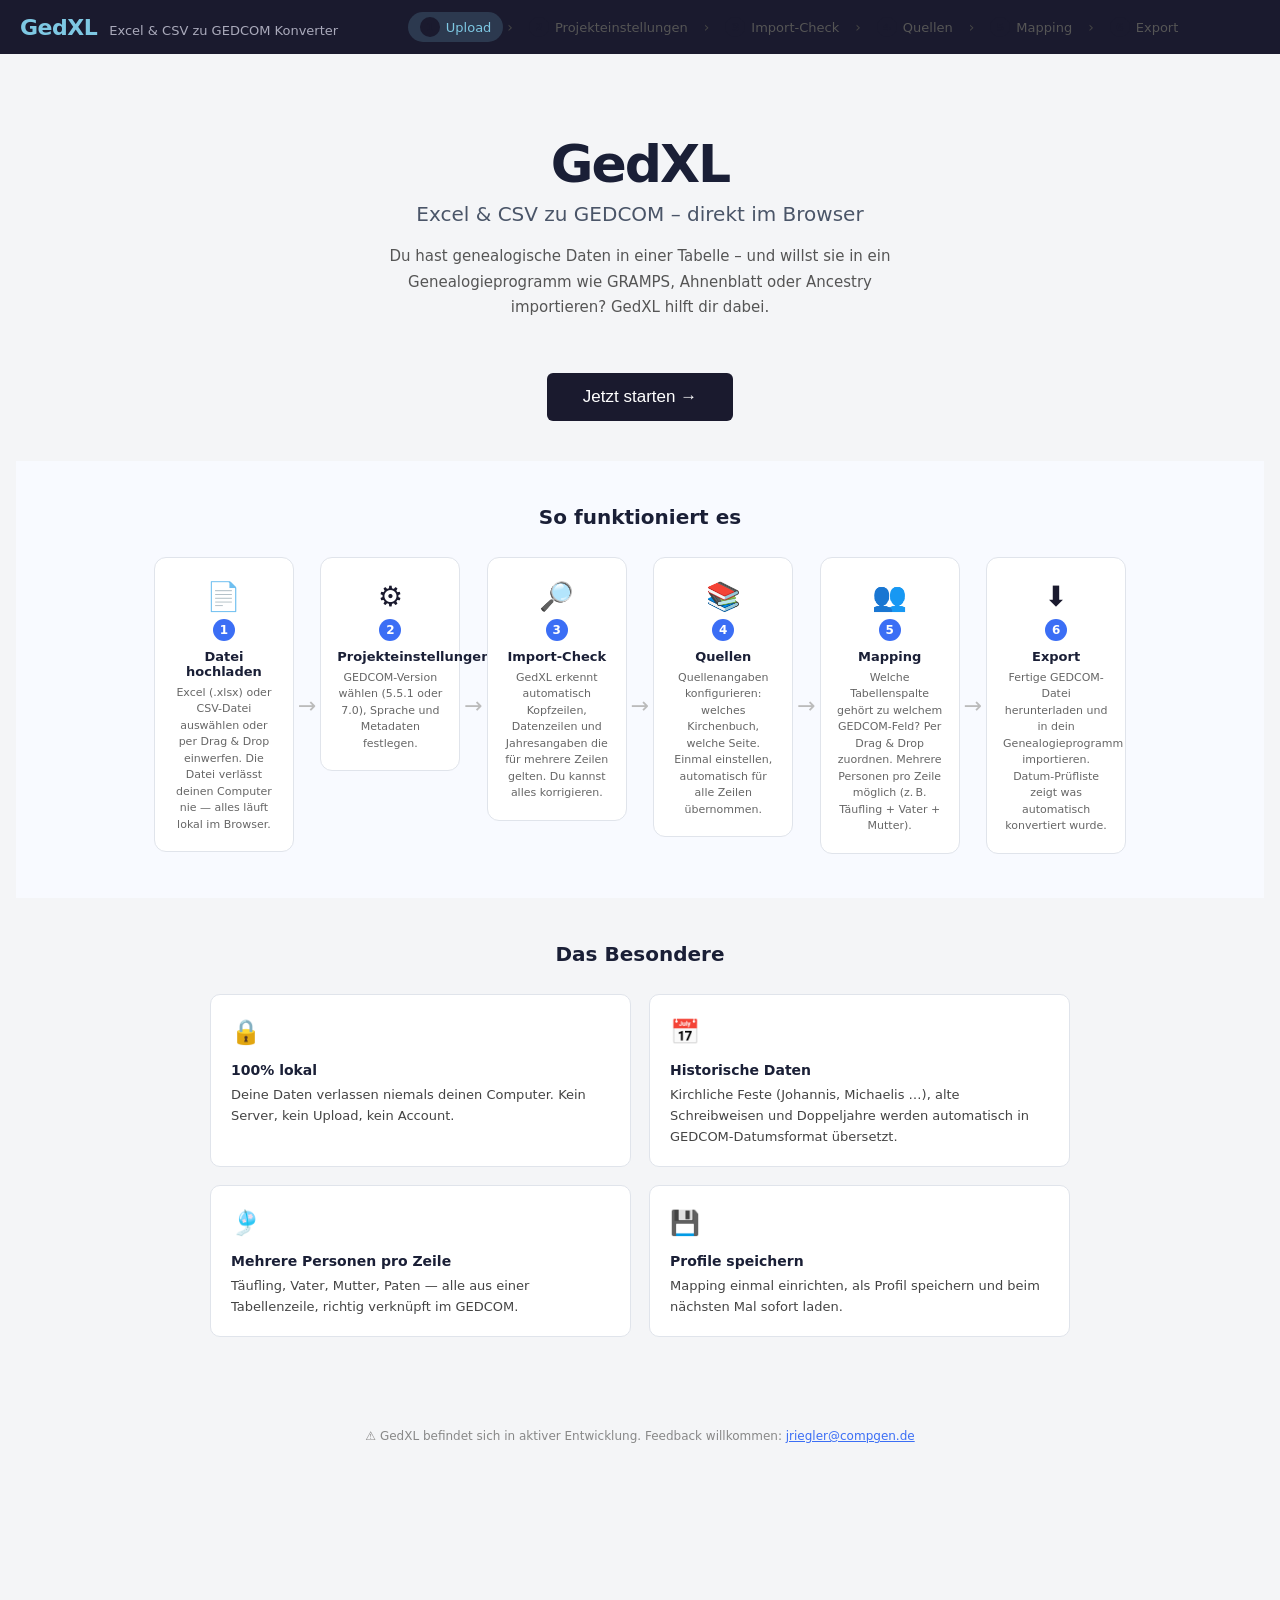
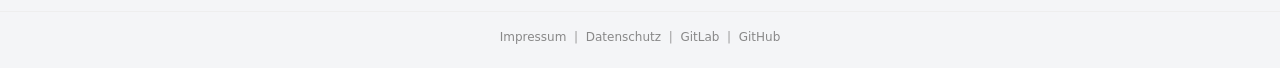
<file: index.html>
<!DOCTYPE html>
<html lang="de">
<head>
  <meta charset="UTF-8" />
  <meta name="viewport" content="width=device-width, initial-scale=1.0" />
  <title>GedXL - Excel/CSV zu GEDCOM</title>
  <link rel="stylesheet" href="css/style.css" />
</head>
<body>
  <header class="app-header">
    <div class="header-left">
      <span class="logo">GedXL</span>
      <span class="tagline">Excel &amp; CSV zu GEDCOM Konverter</span>
    </div>
    <nav class="step-nav">
      <div class="step-nav-item active" id="nav-1">
        <span class="nav-num">1</span> Upload
      </div>
      <div class="step-nav-sep">&rsaquo;</div>
      <div class="step-nav-item disabled" id="nav-2">
        <span class="nav-num">2</span> Projekteinstellungen
      </div>
      <div class="step-nav-sep">&rsaquo;</div>
      <div class="step-nav-item disabled" id="nav-3">
        <span class="nav-num">3</span> Import-Check
      </div>
      <div class="step-nav-sep">&rsaquo;</div>
      <div class="step-nav-item disabled" id="nav-4">
        <span class="nav-num">4</span> Quellen
      </div>
      <div class="step-nav-sep">&rsaquo;</div>
      <div class="step-nav-item disabled" id="nav-5">
        <span class="nav-num">5</span> Mapping
      </div>
      <div class="step-nav-sep">&rsaquo;</div>
      <div class="step-nav-item disabled" id="nav-6">
        <span class="nav-num">6</span> Export
      </div>
    </nav>
    <div class="header-right">
      <button id="btn-back" class="btn-nav" style="display:none">&larr; Zurueck</button>
    </div>
  </header>

  <main class="app-main">

    <!-- STEP 0: Startseite -->
    <section id="step-start" class="step active">
      <div class="start-hero">
        <div class="start-logo">GedXL</div>
        <div class="start-subtitle">Excel &amp; CSV zu GEDCOM &ndash; direkt im Browser</div>
        <p class="start-desc">
          Du hast genealogische Daten in einer Tabelle &ndash; und willst sie in ein Genealogieprogramm
          wie GRAMPS, Ahnenblatt oder Ancestry importieren? GedXL hilft dir dabei.
        </p>
        <button id="btn-start" class="btn-primary btn-large btn-start-cta">Jetzt starten &#8594;</button>
      </div>

      <div class="start-howto">
        <h2 class="start-section-title">So funktioniert es</h2>
        <div class="start-steps">
          <div class="start-step">
            <div class="start-step-icon">&#128196;</div>
            <div class="start-step-num">1</div>
            <div class="start-step-title">Datei hochladen</div>
            <div class="start-step-desc">Excel (.xlsx) oder CSV-Datei ausw&auml;hlen oder per Drag &amp; Drop einwerfen. Die Datei verlässt deinen Computer nie &mdash; alles läuft lokal im Browser.</div>
          </div>
          <div class="start-step-arrow">&#8594;</div>
          <div class="start-step">
            <div class="start-step-icon">&#9881;</div>
            <div class="start-step-num">2</div>
            <div class="start-step-title">Projekteinstellungen</div>
            <div class="start-step-desc">GEDCOM-Version w&auml;hlen (5.5.1 oder 7.0), Sprache und Metadaten festlegen.</div>
          </div>
          <div class="start-step-arrow">&#8594;</div>
          <div class="start-step">
            <div class="start-step-icon">&#128270;</div>
            <div class="start-step-num">3</div>
            <div class="start-step-title">Import-Check</div>
            <div class="start-step-desc">GedXL erkennt automatisch Kopfzeilen, Datenzeilen und Jahresangaben die f&uuml;r mehrere Zeilen gelten. Du kannst alles korrigieren.</div>
          </div>
          <div class="start-step-arrow">&#8594;</div>
          <div class="start-step">
            <div class="start-step-icon">&#128218;</div>
            <div class="start-step-num">4</div>
            <div class="start-step-title">Quellen</div>
            <div class="start-step-desc">Quellenangaben konfigurieren: welches Kirchenbuch, welche Seite. Einmal einstellen, automatisch f&uuml;r alle Zeilen &uuml;bernommen.</div>
          </div>
          <div class="start-step-arrow">&#8594;</div>
          <div class="start-step">
            <div class="start-step-icon">&#128101;</div>
            <div class="start-step-num">5</div>
            <div class="start-step-title">Mapping</div>
            <div class="start-step-desc">Welche Tabellenspalte geh&ouml;rt zu welchem GEDCOM-Feld? Per Drag &amp; Drop zuordnen. Mehrere Personen pro Zeile m&ouml;glich (z.&thinsp;B. T&auml;ufling + Vater + Mutter).</div>
          </div>
          <div class="start-step-arrow">&#8594;</div>
          <div class="start-step">
            <div class="start-step-icon">&#11015;</div>
            <div class="start-step-num">6</div>
            <div class="start-step-title">Export</div>
            <div class="start-step-desc">Fertige GEDCOM-Datei herunterladen und in dein Genealogieprogramm importieren. Datum-Pr&uuml;fliste zeigt was automatisch konvertiert wurde.</div>
          </div>
        </div>
      </div>

      <div class="start-features">
        <h2 class="start-section-title">Das Besondere</h2>
        <div class="start-feature-grid">
          <div class="start-feature">
            <span class="start-feature-icon">&#128274;</span>
            <strong>100% lokal</strong>
            Deine Daten verlassen niemals deinen Computer. Kein Server, kein Upload, kein Account.
          </div>
          <div class="start-feature">
            <span class="start-feature-icon">&#128197;</span>
            <strong>Historische Daten</strong>
            Kirchliche Feste (Johannis, Michaelis&nbsp;…), alte Schreibweisen und Doppeljahre werden automatisch in GEDCOM-Datumsformat &uuml;bersetzt.
          </div>
          <div class="start-feature">
            <span class="start-feature-icon">&#127888;</span>
            <strong>Mehrere Personen pro Zeile</strong>
            T&auml;ufling, Vater, Mutter, Paten &mdash; alle aus einer Tabellenzeile, richtig verkn&uuml;pft im GEDCOM.
          </div>
          <div class="start-feature">
            <span class="start-feature-icon">&#128190;</span>
            <strong>Profile speichern</strong>
            Mapping einmal einrichten, als Profil speichern und beim n&auml;chsten Mal sofort laden.
          </div>
        </div>
      </div>

      <div class="start-bottom">
        <p class="start-note">
          &#9888; GedXL befindet sich in aktiver Entwicklung.
          Feedback willkommen: <a href="mailto:jriegler@compgen.de">jriegler@compgen.de</a>
        </p>
      </div>
    </section>

    <!-- STEP 1: Upload -->
    <section id="step-upload" class="step hidden">
      <h2 class="step-title"><span class="step-num">1</span> Datei hochladen</h2>
      <div class="profile-upload-section">
        <p class="profile-upload-title">&#128190; Bereits ein Mapping-Profil? Jetzt laden &ndash; vor der Excel-Datei:</p>
        <label class="btn-secondary profile-load-label" title="Gespeichertes Profil laden">
          Profil laden (JSON)
          <input type="file" id="profile-load-input-upload" accept=".json" style="display:none" />
        </label>
        <span id="profile-upload-status" class="profile-status"></span>
      </div>
      <div id="drop-zone" class="drop-zone">
        <div class="drop-icon">&#128196;</div>
        <p>Excel- oder CSV-Dateien hier ablegen</p>
        <p class="drop-sub">oder</p>
        <label class="btn-primary" for="file-input">Dateien auswaehlen</label>
        <input type="file" id="file-input" accept=".xlsx,.xls,.csv" multiple hidden />
        <p class="drop-hint-multi">Mehrere Dateien m&ouml;glich (gleicher Tabellenaufbau)</p>
      </div>
      <div id="upload-selected" class="upload-selected hidden">
        <div id="upload-selected-list" class="upload-selected-list"></div>
        <button id="btn-upload-next" class="btn-primary">Weiter &#8594;</button>
        <button id="btn-upload-clear" class="btn-secondary btn-small">&#10005; neu auswaehlen</button>
      </div>
      <p class="hint">Ihre Datei wird nur lokal im Browser verarbeitet &ndash; es werden keine Daten hochgeladen.</p>
    </section>

    <!-- STEP 1b: Sheet selection -->
    <section id="step-sheets" class="step hidden">
      <h2 class="step-title"><span class="step-num">1</span> Tabellenblatt auswaehlen</h2>
      <p class="section-desc">Legen Sie fest, welche Blaetter importiert werden sollen.</p>
      <div id="sheet-list" class="sheet-list"></div>
      <div class="sheet-actions">
        <button id="btn-sheets-next" class="btn-primary" style="margin-left:auto">Weiter &#8594;</button>
      </div>
    </section>

    <!-- STEP 2: Projekteinstellungen -->
    <section id="step-project" class="step hidden">
      <h2 class="step-title"><span class="step-num">2</span> Projekteinstellungen</h2>
      <p class="section-desc">
        Legen Sie hier die Grundeinstellungen fuer Ihre GEDCOM-Ausgabe fest.
        Diese Angaben koennen im Profil gespeichert und beim naechsten Mal automatisch geladen werden.
      </p>

      <div class="project-settings-layout">

        <!-- Linke Spalte: GEDCOM-Einstellungen -->
        <div class="project-col">
          <div class="settings-card">
            <h3 class="settings-card-title">&#128196; GEDCOM-Version &amp; Format</h3>

            <div class="settings-row">
              <label class="settings-label" for="proj-gedcom-ver">GEDCOM-Version</label>
              <div class="settings-control">
                <select id="proj-gedcom-ver" class="settings-select">
                  <option value="5.5.1" selected>5.5.1 &ndash; Standard (breite Kompatibilitaet)</option>
                  <option value="7.0">7.0 &ndash; Modern (FamilySearch, gramps 6+)</option>
                </select>
                <p id="proj-gedcom-hint" class="settings-hint"></p>
              </div>
            </div>

            <div class="settings-row" id="proj-char-row">
              <label class="settings-label" for="proj-char">Zeichensatz (CHAR)</label>
              <div class="settings-control">
                <select id="proj-char" class="settings-select">
                  <option value="UTF-8" selected>UTF-8 (empfohlen)</option>
                  <option value="ANSEL">ANSEL (legacy)</option>
                  <option value="ASCII">ASCII</option>
                </select>
              </div>
            </div>

            <div class="settings-row">
              <label class="settings-label" for="proj-lang">Sprache (LANG)</label>
              <div class="settings-control">
                <select id="proj-lang" class="settings-select">
                  <option value="German" selected>Deutsch (German)</option>
                  <option value="English">Englisch (English)</option>
                  <option value="French">Franzoesisch (French)</option>
                  <option value="Polish">Polnisch (Polish)</option>
                  <option value="Czech">Tschechisch (Czech)</option>
                  <option value="Latin">Latein (Latin)</option>
                </select>
              </div>
            </div>

          </div>
        </div>

        <!-- Rechte Spalte: Datei-Metadaten -->
        <div class="project-col">
          <div class="settings-card">
            <h3 class="settings-card-title">&#128221; Datei-Metadaten</h3>

            <div class="settings-row">
              <label class="settings-label" for="proj-file-desc">Dateibeschreibung (FILE)</label>
              <input id="proj-file-desc" class="settings-input" placeholder="z.B. Schuelerliste Bautzen 1700-1750" />
            </div>

            <div class="settings-row">
              <label class="settings-label" for="proj-submitter">Bearbeiter (SUBM)</label>
              <input id="proj-submitter" class="settings-input" placeholder="z.B. Max Mustermann" />
            </div>

            <div class="settings-row">
              <label class="settings-label" for="proj-note">Notiz zur Datei (NOTE)</label>
              <textarea id="proj-note" class="settings-textarea" rows="3" placeholder="Optionale Anmerkung zur Datei oder Quelle"></textarea>
            </div>

            <div class="settings-row">
              <label class="settings-label" for="proj-filename">Ausgabedateiname</label>
              <input id="proj-filename" class="settings-input" placeholder="export.ged" />
            </div>

          </div>
        </div>

        <!-- Vorschau-Spalte -->
        <div class="project-col project-col-preview">
          <div class="settings-card">
            <h3 class="settings-card-title">&#128269; Header-Vorschau</h3>
            <pre id="proj-head-preview" class="export-head-preview"></pre>
          </div>
        </div>

      </div>

      <div class="step-actions">
        <button id="btn-project-next" class="btn-primary btn-large">Weiter zum Import-Check &#8594;</button>
      </div>
    </section>

    <!-- STEP 3: Import-Check -->
    <section id="step-import" class="step hidden">
      <h2 class="step-title"><span class="step-num">3</span> Import-Check <span id="import-sheet-subtitle" class="import-sheet-subtitle"></span></h2>

      <div class="import-layout">
        <div class="import-main">
          <p class="section-desc">Ueberpruefen und korrigieren Sie die Zeilentypen. Zeilen die als <strong>GLOBAL_VAR</strong> markiert sind, stehen spaeter als Platzhalter im Mapping zur Verfuegung.</p>
          <div id="row-table-wrap" class="row-table-wrap">
            <table id="row-table" class="row-table">
              <thead>
                <tr>
                  <th class="col-num">#</th>
                  <th class="col-type">Typ</th>
                  <th class="col-varname">Variablenname(n)</th>
                  <th class="col-preview">Inhalt</th>
                </tr>
              </thead>
              <tbody id="row-table-body"></tbody>
            </table>
          </div>
        </div>

        <div class="import-sidebar">
          <div class="panel" id="panel-globalvars">
            <h3>Globale Variablen</h3>
            <p class="panel-hint">Zeilen mit Typ GLOBAL_VAR erscheinen hier.</p>
            <div id="globalvars-list" class="globalvars-list">
              <p class="empty-hint">Noch keine globalen Variablen definiert.</p>
            </div>
          </div>
          <div class="panel" id="panel-columns">
            <h3>Spaltenuebersicht</h3>
            <div class="panel-toolbar">
              <label class="checkbox-label">
                <input type="checkbox" id="chk-hide-empty" />
                Leere Spalten (0%) ignorieren
              </label>
            </div>
            <div id="columns-list" class="columns-list">
              <p class="empty-hint">Wird nach Bestaetigung der Header-Zeile angezeigt.</p>
            </div>
          </div>
        </div>
      </div>

      <div class="step-actions">
        <button id="btn-next" class="btn-primary btn-large" disabled>Weiter zur Quellenkonfiguration</button>
        <p class="hint" id="next-hint">Bitte mindestens eine Header-Zeile und Datenzeilen bestaetigen.</p>
      </div>
    </section>

    <!-- STEP 4: Quelleneinstellungen -->
    <section id="step-sources" class="step hidden">
      <div class="mapping-toolbar">
        <h2 class="step-title" style="margin:0"><span class="step-num">4</span> Quelleneinstellungen</h2>
        <div class="mapping-toolbar-right">
          <label class="preview-row-label">Vorschau-Zeile:
            <select id="sources-preview-row-select" class="preview-row-sel"></select>
          </label>
          <button id="btn-sources-next" class="btn-primary">Weiter zum Mapping</button>
        </div>
      </div>

      <div class="mapping-layout sources-layout">
        <div id="sources-left" class="mapping-left"></div>
        <div id="sources-cols" class="mapping-cols"></div>
        <div class="mapping-center">
          <div id="sources-right" class="mapping-right"></div>
          <button id="btn-add-source" class="btn-secondary" style="margin:12px 16px">+ Weitere Quelle hinzufuegen</button>
        </div>
        <div class="mapping-preview-col">
          <div id="sources-preview-card" class="preview-card">
            <div class="preview-title">Vorschau</div>
            <p class="empty-hint">Noch keine Felder befuellt.</p>
          </div>
        </div>
      </div>
    </section>

    <!-- STEP 5: Mapping -->
    <section id="step-mapping" class="step hidden">
      <div class="mapping-toolbar">
        <h2 class="step-title" style="margin:0"><span class="step-num">5</span> Mapping</h2>
        <div class="mapping-toolbar-right">
          <label class="preview-row-label">Vorschau-Zeile:
            <select id="preview-row-select" class="preview-row-sel"></select>
          </label>
          <button id="btn-to-export" class="btn-primary">Weiter zum Export</button>
        </div>
      </div>

      <div class="mapping-layout">
        <div id="mapping-left" class="mapping-left"></div>
        <div id="mapping-cols" class="mapping-cols"></div>
        <div class="mapping-center">
          <div id="mapping-right" class="mapping-right"></div>
          <button id="btn-add-person" class="btn-secondary" style="margin-top:12px">+ Weitere Person hinzufuegen</button>
        </div>
        <div class="mapping-preview-col">
          <div class="panel">
            <h3>Vorschau</h3>
            <p class="panel-hint">So sieht der ausgewaehlte Datensatz nach dem Mapping aus.</p>
            <div id="preview-card"></div>
          </div>
        </div>
      </div>
    </section>

    <!-- STEP 6: Export -->
    <section id="step-export" class="step hidden">
      <h2 class="step-title"><span class="step-num">6</span> Export</h2>
      <p class="section-desc">GEDCOM-Datei erstellen und herunterladen.</p>
      <div id="step-export-content"></div>
    </section>

  </main>

  <script src="https://cdn.sheetjs.com/xlsx-latest/package/dist/xlsx.full.min.js"></script>
  <script src="js/classifier.js"></script>
  <script src="js/date-parser.js"></script>
  <script src="js/parser.js"></script>
  <script src="js/sources.js"></script>
  <script src="js/ui-utils.js"></script>
  <script src="js/sources-ui.js"></script>
  <script src="js/mapping.js"></script>
  <script src="js/mapping-ui.js"></script>
  <script src="js/profile.js"></script>
  <script src="js/project-settings.js"></script>
  <script src="js/export.js"></script>
  <script src="js/export-ui.js"></script>
  <script src="js/app.js"></script>
<footer class="app-footer">
  <a href="impressum.html">Impressum</a>
  <span>&nbsp;|&nbsp;</span>
  <a href="datenschutz.html">Datenschutz</a>
  <span>&nbsp;|&nbsp;</span>
  <a href="https://gitlab.genealogy.net/jasminriegler/gedxl" target="_blank">GitLab</a>
  <span>&nbsp;|&nbsp;</span>
  <a href="https://github.com/JRMine/GedXL" target="_blank">GitHub</a>
</footer>

</body>
</html>
</file>
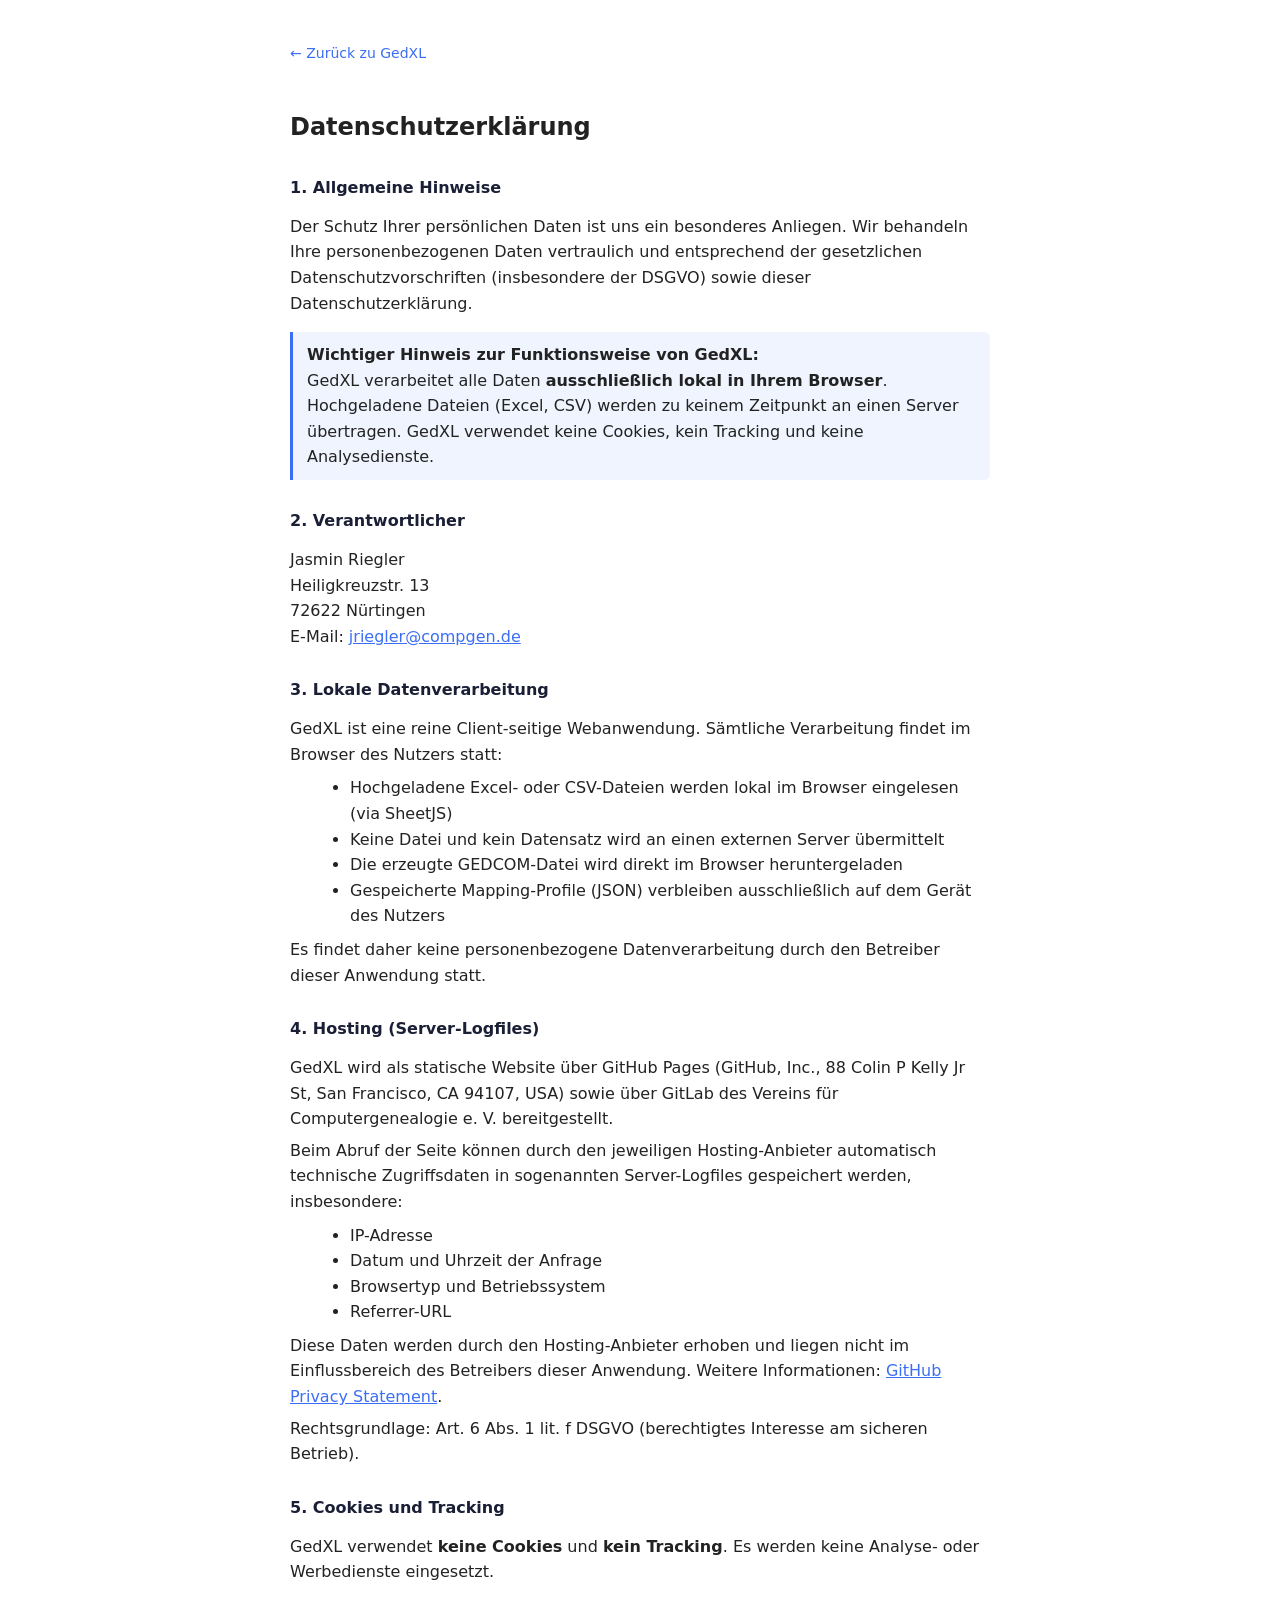
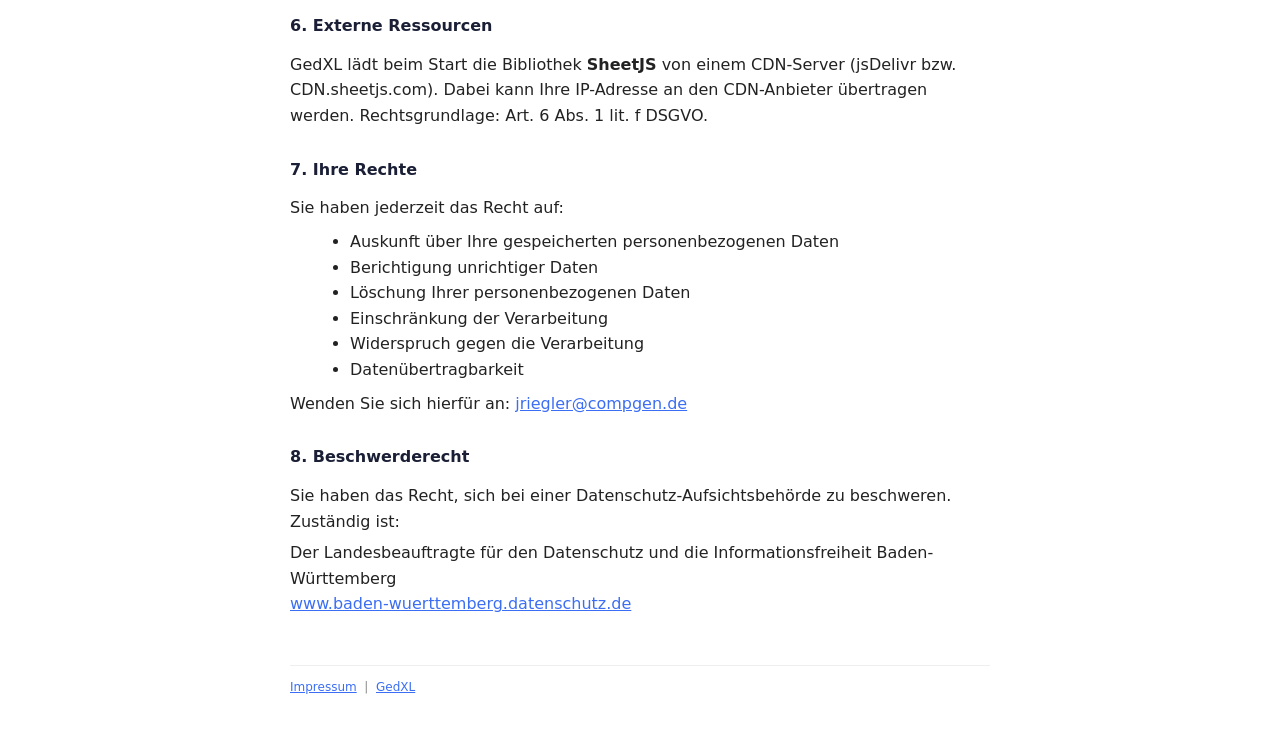
<file: datenschutz.html>
<!DOCTYPE html>
<html lang="de">
<head>
  <meta charset="UTF-8" />
  <meta name="viewport" content="width=device-width, initial-scale=1.0" />
  <title>Datenschutzerklärung – GedXL</title>
  <style>
    body { font-family: system-ui, sans-serif; max-width: 700px; margin: 40px auto; padding: 0 20px; color: #222; line-height: 1.6; }
    h1 { font-size: 24px; margin-bottom: 4px; }
    h2 { font-size: 16px; margin-top: 28px; color: #1a1f36; }
    p { margin: 6px 0; }
    ul { margin: 8px 0 8px 20px; }
    a { color: #3b6ef5; }
    .back { display: inline-block; margin-bottom: 28px; color: #3b6ef5; text-decoration: none; font-size: 14px; }
    .back:hover { text-decoration: underline; }
    .highlight { background: #f0f4ff; border-left: 3px solid #3b6ef5; padding: 10px 14px; border-radius: 0 6px 6px 0; margin: 16px 0; }
    footer { margin-top: 48px; font-size: 12px; color: #888; border-top: 1px solid #eee; padding-top: 12px; }
  </style>
</head>
<body>

<a class="back" href="index.html">&#8592; Zurück zu GedXL</a>

<h1>Datenschutzerklärung</h1>

<h2>1. Allgemeine Hinweise</h2>
<p>
  Der Schutz Ihrer persönlichen Daten ist uns ein besonderes Anliegen. Wir behandeln Ihre personenbezogenen Daten
  vertraulich und entsprechend der gesetzlichen Datenschutzvorschriften (insbesondere der DSGVO) sowie dieser Datenschutzerklärung.
</p>

<div class="highlight">
  <strong>Wichtiger Hinweis zur Funktionsweise von GedXL:</strong><br />
  GedXL verarbeitet alle Daten <strong>ausschließlich lokal in Ihrem Browser</strong>.
  Hochgeladene Dateien (Excel, CSV) werden zu keinem Zeitpunkt an einen Server übertragen.
  GedXL verwendet keine Cookies, kein Tracking und keine Analysedienste.
</div>

<h2>2. Verantwortlicher</h2>
<p>
  Jasmin Riegler<br />
  Heiligkreuzstr. 13<br />
  72622 Nürtingen<br />
  E-Mail: <a href="mailto:jriegler@compgen.de">jriegler@compgen.de</a>
</p>

<h2>3. Lokale Datenverarbeitung</h2>
<p>
  GedXL ist eine reine Client-seitige Webanwendung. Sämtliche Verarbeitung findet im Browser des Nutzers statt:
</p>
<ul>
  <li>Hochgeladene Excel- oder CSV-Dateien werden lokal im Browser eingelesen (via SheetJS)</li>
  <li>Keine Datei und kein Datensatz wird an einen externen Server übermittelt</li>
  <li>Die erzeugte GEDCOM-Datei wird direkt im Browser heruntergeladen</li>
  <li>Gespeicherte Mapping-Profile (JSON) verbleiben ausschließlich auf dem Gerät des Nutzers</li>
</ul>
<p>Es findet daher keine personenbezogene Datenverarbeitung durch den Betreiber dieser Anwendung statt.</p>

<h2>4. Hosting (Server-Logfiles)</h2>
<p>
  GedXL wird als statische Website über GitHub Pages (GitHub, Inc., 88 Colin P Kelly Jr St, San Francisco, CA 94107, USA)
  sowie über GitLab des Vereins für Computergenealogie e. V. bereitgestellt.
</p>
<p>
  Beim Abruf der Seite können durch den jeweiligen Hosting-Anbieter automatisch technische Zugriffsdaten in
  sogenannten Server-Logfiles gespeichert werden, insbesondere:
</p>
<ul>
  <li>IP-Adresse</li>
  <li>Datum und Uhrzeit der Anfrage</li>
  <li>Browsertyp und Betriebssystem</li>
  <li>Referrer-URL</li>
</ul>
<p>
  Diese Daten werden durch den Hosting-Anbieter erhoben und liegen nicht im Einflussbereich des Betreibers dieser Anwendung.
  Weitere Informationen: <a href="https://docs.github.com/en/site-policy/privacy-policies/github-privacy-statement" target="_blank">GitHub Privacy Statement</a>.
</p>
<p>Rechtsgrundlage: Art. 6 Abs. 1 lit. f DSGVO (berechtigtes Interesse am sicheren Betrieb).</p>

<h2>5. Cookies und Tracking</h2>
<p>
  GedXL verwendet <strong>keine Cookies</strong> und <strong>kein Tracking</strong>.
  Es werden keine Analyse- oder Werbedienste eingesetzt.
</p>

<h2>6. Externe Ressourcen</h2>
<p>
  GedXL lädt beim Start die Bibliothek <strong>SheetJS</strong> von einem CDN-Server (jsDelivr bzw. CDN.sheetjs.com).
  Dabei kann Ihre IP-Adresse an den CDN-Anbieter übertragen werden.
  Rechtsgrundlage: Art. 6 Abs. 1 lit. f DSGVO.
</p>

<h2>7. Ihre Rechte</h2>
<p>Sie haben jederzeit das Recht auf:</p>
<ul>
  <li>Auskunft über Ihre gespeicherten personenbezogenen Daten</li>
  <li>Berichtigung unrichtiger Daten</li>
  <li>Löschung Ihrer personenbezogenen Daten</li>
  <li>Einschränkung der Verarbeitung</li>
  <li>Widerspruch gegen die Verarbeitung</li>
  <li>Datenübertragbarkeit</li>
</ul>
<p>Wenden Sie sich hierfür an: <a href="mailto:jriegler@compgen.de">jriegler@compgen.de</a></p>

<h2>8. Beschwerderecht</h2>
<p>
  Sie haben das Recht, sich bei einer Datenschutz-Aufsichtsbehörde zu beschweren. Zuständig ist:
</p>
<p>
  Der Landesbeauftragte für den Datenschutz und die Informationsfreiheit Baden-Württemberg<br />
  <a href="https://www.baden-wuerttemberg.datenschutz.de/" target="_blank">www.baden-wuerttemberg.datenschutz.de</a>
</p>

<footer>
  <a href="impressum.html">Impressum</a> &nbsp;|&nbsp;
  <a href="index.html">GedXL</a>
</footer>

</body>
</html>
</file>
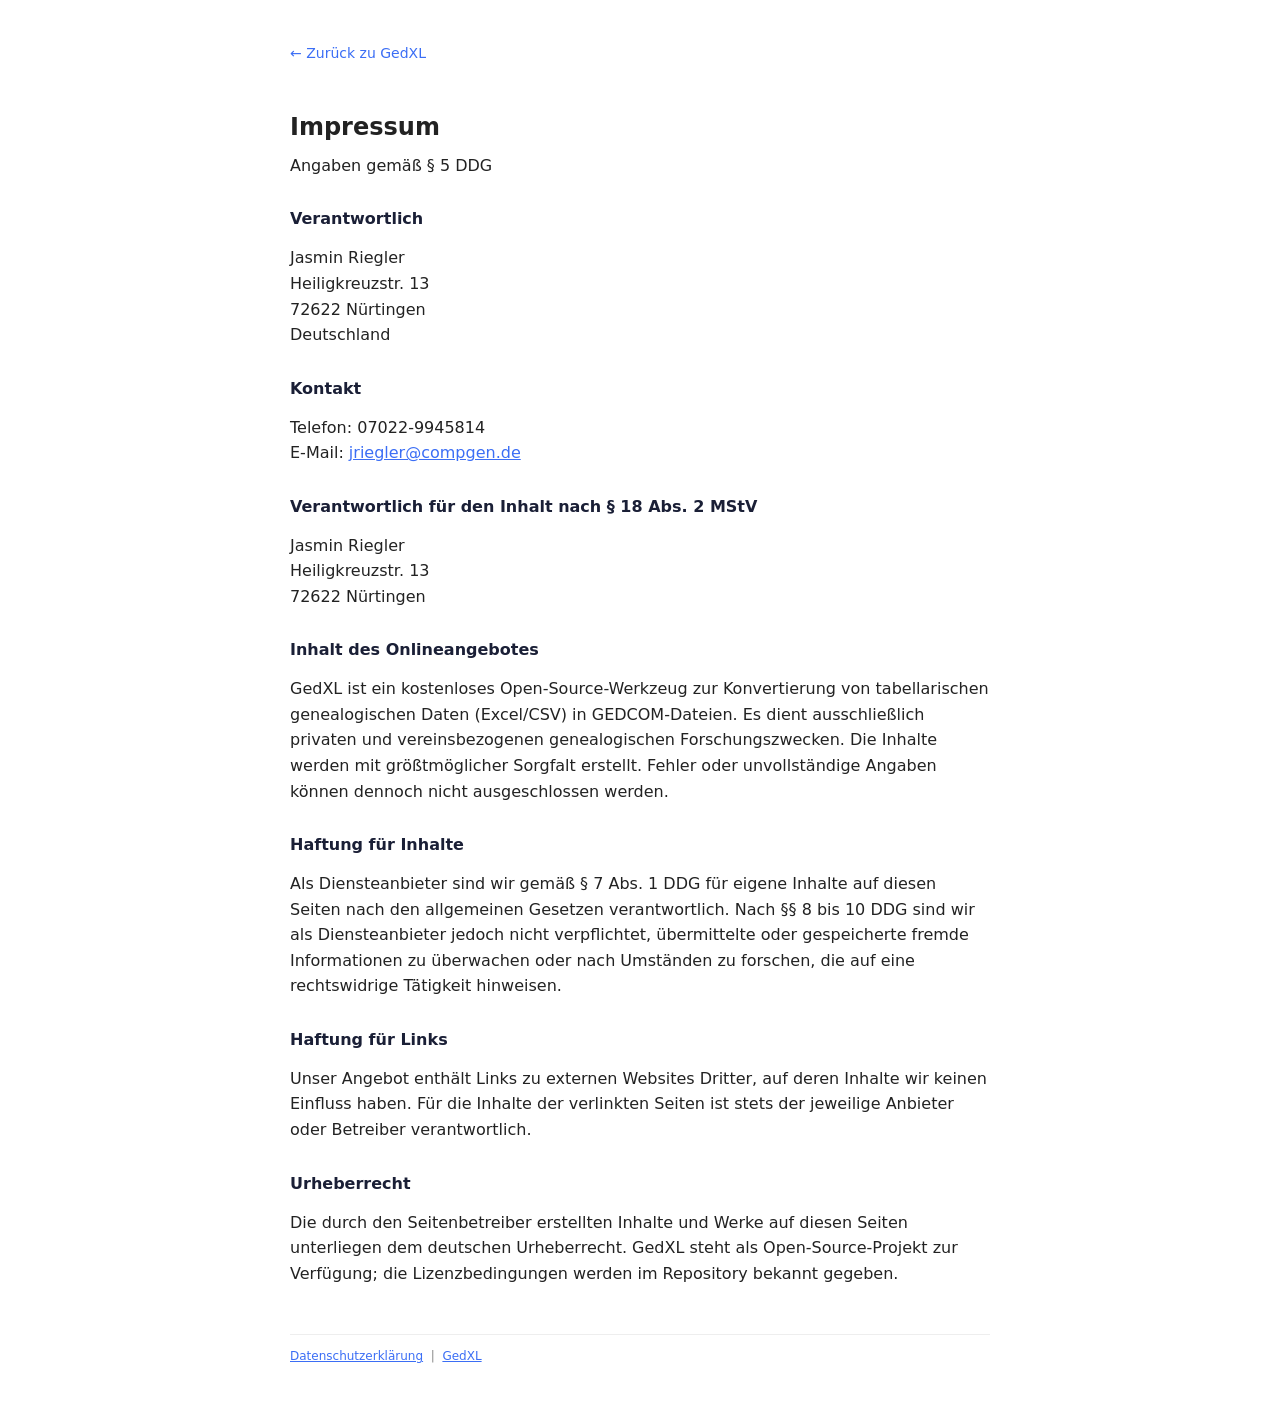
<file: impressum.html>
<!DOCTYPE html>
<html lang="de">
<head>
  <meta charset="UTF-8" />
  <meta name="viewport" content="width=device-width, initial-scale=1.0" />
  <title>Impressum – GedXL</title>
  <style>
    body { font-family: system-ui, sans-serif; max-width: 700px; margin: 40px auto; padding: 0 20px; color: #222; line-height: 1.6; }
    h1 { font-size: 24px; margin-bottom: 4px; }
    h2 { font-size: 16px; margin-top: 28px; color: #1a1f36; }
    p { margin: 6px 0; }
    a { color: #3b6ef5; }
    .back { display: inline-block; margin-bottom: 28px; color: #3b6ef5; text-decoration: none; font-size: 14px; }
    .back:hover { text-decoration: underline; }
    footer { margin-top: 48px; font-size: 12px; color: #888; border-top: 1px solid #eee; padding-top: 12px; }
  </style>
</head>
<body>

<a class="back" href="index.html">&#8592; Zurück zu GedXL</a>

<h1>Impressum</h1>
<p>Angaben gemäß § 5 DDG</p>

<h2>Verantwortlich</h2>
<p>
  Jasmin Riegler<br />
  Heiligkreuzstr. 13<br />
  72622 Nürtingen<br />
  Deutschland
</p>

<h2>Kontakt</h2>
<p>
  Telefon: 07022-9945814<br />
  E-Mail: <a href="mailto:jriegler@compgen.de">jriegler@compgen.de</a>
</p>

<h2>Verantwortlich für den Inhalt nach § 18 Abs. 2 MStV</h2>
<p>
  Jasmin Riegler<br />
  Heiligkreuzstr. 13<br />
  72622 Nürtingen
</p>

<h2>Inhalt des Onlineangebotes</h2>
<p>
  GedXL ist ein kostenloses Open-Source-Werkzeug zur Konvertierung von tabellarischen genealogischen Daten
  (Excel/CSV) in GEDCOM-Dateien. Es dient ausschließlich privaten und vereinsbezogenen genealogischen Forschungszwecken.
  Die Inhalte werden mit größtmöglicher Sorgfalt erstellt. Fehler oder unvollständige Angaben können dennoch nicht ausgeschlossen werden.
</p>

<h2>Haftung für Inhalte</h2>
<p>
  Als Diensteanbieter sind wir gemäß § 7 Abs. 1 DDG für eigene Inhalte auf diesen Seiten nach den allgemeinen Gesetzen verantwortlich.
  Nach §§ 8 bis 10 DDG sind wir als Diensteanbieter jedoch nicht verpflichtet, übermittelte oder gespeicherte fremde Informationen
  zu überwachen oder nach Umständen zu forschen, die auf eine rechtswidrige Tätigkeit hinweisen.
</p>

<h2>Haftung für Links</h2>
<p>
  Unser Angebot enthält Links zu externen Websites Dritter, auf deren Inhalte wir keinen Einfluss haben.
  Für die Inhalte der verlinkten Seiten ist stets der jeweilige Anbieter oder Betreiber verantwortlich.
</p>

<h2>Urheberrecht</h2>
<p>
  Die durch den Seitenbetreiber erstellten Inhalte und Werke auf diesen Seiten unterliegen dem deutschen Urheberrecht.
  GedXL steht als Open-Source-Projekt zur Verfügung; die Lizenzbedingungen werden im Repository bekannt gegeben.
</p>

<footer>
  <a href="datenschutz.html">Datenschutzerklärung</a> &nbsp;|&nbsp;
  <a href="index.html">GedXL</a>
</footer>

</body>
</html>
</file>
<file: css/style.css>
/* =============================================
   GedXL — Stylesheet
   ============================================= */

*, *::before, *::after { box-sizing: border-box; margin: 0; padding: 0; }

body {
  font-family: 'Segoe UI', system-ui, sans-serif;
  font-size: 14px;
  background: #f4f5f7;
  color: #1a1a2e;
  min-height: 100vh;
}

/* ---- Header ---- */
.app-header {
  background: #1a1a2e;
  color: #fff;
  padding: 0 20px;
  height: 54px;
  display: flex;
  align-items: center;
  justify-content: space-between;
  gap: 16px;
}
.header-left { display: flex; align-items: baseline; gap: 12px; flex-shrink: 0; }
.logo { font-size: 22px; font-weight: 700; letter-spacing: -0.5px; color: #7ec8e3; }
.tagline { font-size: 13px; color: #aab; }
.header-right { flex-shrink: 0; }

/* ---- Step navigation ---- */
.step-nav {
  display: flex;
  align-items: center;
  gap: 4px;
  flex: 1;
  justify-content: center;
}
.step-nav-item {
  display: flex;
  align-items: center;
  gap: 6px;
  padding: 5px 12px;
  border-radius: 20px;
  font-size: 13px;
  font-weight: 500;
  color: #aab;
  cursor: default;
  transition: background 0.15s;
}
.step-nav-item.active {
  background: rgba(126,200,227,0.18);
  color: #7ec8e3;
}
.step-nav-item.done {
  color: #7ec8e3;
  cursor: pointer;
}
.step-nav-item.done:hover { background: rgba(126,200,227,0.1); }
.step-nav-item.disabled { color: #555; }
.nav-num {
  display: inline-flex;
  align-items: center;
  justify-content: center;
  width: 20px; height: 20px;
  background: currentColor;
  color: #1a1a2e;
  border-radius: 50%;
  font-size: 11px;
  font-weight: 700;
}
.step-nav-sep { color: #444; font-size: 14px; }

/* ---- Back button ---- */
.btn-nav {
  background: transparent;
  border: 1px solid #444;
  color: #aab;
  padding: 5px 14px;
  border-radius: 6px;
  cursor: pointer;
  font-size: 13px;
  transition: border-color 0.15s, color 0.15s;
}
.btn-nav:hover { border-color: #7ec8e3; color: #7ec8e3; }

/* ---- Main ---- */
.app-main { max-width: 100%; margin: 24px 0; padding: 0 16px 80px; }

/* ---- Steps ---- */
.step { display: none; }
.step.active { display: block; }
.step.hidden { display: none; }

.step-title {
  font-size: 18px;
  font-weight: 600;
  margin-bottom: 20px;
  display: flex;
  align-items: center;
  gap: 10px;
}
.step-num {
  display: inline-flex;
  align-items: center;
  justify-content: center;
  width: 28px; height: 28px;
  background: #7ec8e3;
  color: #1a1a2e;
  border-radius: 50%;
  font-size: 13px;
  font-weight: 700;
  flex-shrink: 0;
}

/* ---- Drop Zone ---- */
.drop-zone {
  border: 2px dashed #b0b8c9;
  border-radius: 12px;
  background: #fff;
  padding: 48px 32px;
  text-align: center;
  cursor: pointer;
  transition: border-color 0.2s, background 0.2s;
}
.drop-zone.dragover {
  border-color: #7ec8e3;
  background: #eaf7fb;
}
.drop-icon { font-size: 48px; margin-bottom: 12px; }
.drop-zone p { color: #555; margin-bottom: 8px; }
.drop-sub { font-size: 12px; color: #999; }

/* ---- Buttons ---- */
.btn-primary {
  display: inline-block;
  background: #1a1a2e;
  color: #fff;
  padding: 9px 20px;
  border-radius: 6px;
  border: none;
  cursor: pointer;
  font-size: 14px;
  font-weight: 500;
  text-decoration: none;
  transition: background 0.15s;
}
.btn-primary:hover { background: #2e2e50; }
.btn-primary:disabled { background: #aaa; cursor: not-allowed; }
.btn-large { padding: 12px 32px; font-size: 16px; margin-top: 24px; }

/* ---- Hints ---- */
.hint { font-size: 12px; color: #888; margin-top: 10px; }

/* ---- Sheet list ---- */
.sheet-list { display: flex; flex-wrap: wrap; gap: 12px; margin-top: 8px; }
.sheet-btn {
  background: #fff;
  border: 2px solid #d0d5dd;
  border-radius: 8px;
  padding: 14px 22px;
  cursor: pointer;
  font-size: 14px;
  font-weight: 500;
  transition: border-color 0.15s, background 0.15s;
}
.sheet-btn:hover { border-color: #7ec8e3; background: #eaf7fb; }

/* ---- Import-Check Layout ---- */
.import-layout {
  display: grid;
  grid-template-columns: 1fr 260px;
  gap: 16px;
  align-items: start;
}
@media (max-width: 900px) {
  .import-layout { grid-template-columns: 1fr; }
}

.section-desc { color: #555; margin-bottom: 14px; line-height: 1.5; }

/* ---- Row table ---- */
.row-table-wrap {
  background: #fff;
  border-radius: 10px;
  border: 1px solid #e0e4eb;
  overflow-x: auto;
  max-height: 75vh;
  overflow-y: auto;
}
.row-table {
  width: 100%;
  border-collapse: collapse;
  font-size: 13px;
}
.row-table thead {
  position: sticky;
  top: 0;
  background: #1a1a2e;
  color: #fff;
  z-index: 2;
}
.row-table th {
  padding: 9px 12px;
  text-align: left;
  font-weight: 600;
  white-space: nowrap;
}
.row-table td {
  padding: 6px 12px;
  border-bottom: 1px solid #eef0f4;
  vertical-align: top;
}
.row-table tbody tr:hover { background: #f8f9fc; }

.col-num { width: 44px; }
.col-type { width: 150px; }
.col-varname { width: 140px; }
.col-preview { max-width: 0; }

/* Row type badges */
.type-select {
  border: 1px solid #d0d5dd;
  border-radius: 5px;
  padding: 3px 6px;
  font-size: 12px;
  cursor: pointer;
  font-weight: 600;
  width: 130px;
}
.type-DATA     { background: #e8f5e9; color: #2e7d32; border-color: #a5d6a7; }
.type-HEADER   { background: #e3f2fd; color: #1565c0; border-color: #90caf9; }
.type-SECTION  { background: #fff3e0; color: #e65100; border-color: #ffcc80; }
.type-GLOBAL_VAR { background: #f3e5f5; color: #6a1b9a; border-color: #ce93d8; }
.type-IGNORE   { background: #fafafa; color: #9e9e9e; border-color: #e0e0e0; }

/* Row styling by type */
tr.row-HEADER   td { background: #f0f6ff; }
tr.row-SECTION  td { background: #fff8f0; font-weight: 600; }
tr.row-GLOBAL_VAR td { background: #faf0ff; }
tr.row-IGNORE   td { background: #fafafa; color: #bbb; }

.td-varnames { display: flex; flex-direction: column; gap: 4px; }
.varname-wrap { display: flex; align-items: center; gap: 4px; }
.varname-col-lbl { font-size: 10px; color: #aaa; white-space: nowrap; max-width: 90px; overflow: hidden; text-overflow: ellipsis; font-style: italic; }
.varname-input {
  border: 1px solid #d0d5dd;
  border-radius: 4px;
  padding: 3px 7px;
  font-size: 12px;
  width: 110px;
  font-family: monospace;
}
.varname-input:disabled { background: #f5f5f5; color: #bbb; }

/* Column ignore controls */
.col-item-header { display: flex; align-items: baseline; justify-content: space-between; gap: 4px; margin-bottom: 3px; }
.col-ignore-label { display: flex; align-items: center; gap: 3px; font-size: 10px; color: #aaa; cursor: pointer; white-space: nowrap; flex-shrink: 0; }
.col-ignore-label input { cursor: pointer; }

.cell-preview {
  white-space: nowrap;
  overflow: hidden;
  text-overflow: ellipsis;
  max-width: 900px;
  display: block;
  color: #444;
}
.cell-empty { color: #ccc; font-style: italic; }

/* ---- Sidebar panels ---- */
.import-sidebar { display: flex; flex-direction: column; gap: 16px; }

.panel {
  background: #fff;
  border: 1px solid #e0e4eb;
  border-radius: 10px;
  padding: 16px;
}
.panel h3 { font-size: 14px; font-weight: 600; margin-bottom: 8px; }
.panel-hint { font-size: 12px; color: #888; margin-bottom: 12px; line-height: 1.4; }
.panel-toolbar { margin-bottom: 10px; }
.checkbox-label { display: flex; align-items: center; gap: 6px; font-size: 12px; color: #555; cursor: pointer; }
.checkbox-label input { cursor: pointer; }
.empty-hint { font-size: 12px; color: #bbb; font-style: italic; }

/* Global vars list */
.globalvars-list { display: flex; flex-direction: column; gap: 8px; }
.globalvar-item {
  background: #faf0ff;
  border: 1px solid #ce93d8;
  border-radius: 6px;
  padding: 8px 10px;
  font-size: 12px;
}
.globalvar-name { font-family: monospace; font-weight: 600; color: #6a1b9a; }
.globalvar-value { color: #555; margin-top: 2px; }

/* Columns list */
.columns-list { display: flex; flex-direction: column; gap: 8px; }
.col-item { font-size: 12px; }
.col-item-name { font-weight: 600; color: #333; margin-bottom: 3px; white-space: nowrap; overflow: hidden; text-overflow: ellipsis; }
.fill-bar-wrap { display: flex; align-items: center; gap: 6px; }
.fill-bar {
  flex: 1;
  height: 6px;
  background: #eee;
  border-radius: 3px;
  overflow: hidden;
}
.fill-bar-inner {
  height: 100%;
  background: #7ec8e3;
  border-radius: 3px;
  transition: width 0.3s;
}
.fill-pct { font-size: 11px; color: #888; width: 32px; text-align: right; }
.col-example { color: #aaa; font-size: 11px; margin-top: 2px; white-space: nowrap; overflow: hidden; text-overflow: ellipsis; }

/* ---- Step actions ---- */
.step-actions { margin-top: 24px; }

/* =============================================
   MAPPING STEP
   ============================================= */

.mapping-toolbar {
  display: flex;
  align-items: center;
  justify-content: space-between;
  margin-bottom: 16px;
  gap: 16px;
}
.mapping-toolbar-right { display: flex; align-items: center; gap: 12px; }
.preview-row-label { font-size: 12px; color: #555; display: flex; align-items: center; gap: 6px; }
.preview-row-sel { font-size: 12px; border: 1px solid #d0d5dd; border-radius: 5px; padding: 4px 8px; max-width: 220px; }

.mapping-layout {
  display: grid;
  grid-template-columns: 240px 480px 1fr 300px;
  gap: 14px;
  align-items: start;
}

/* ---- Column palette ---- */
.mapping-left {
  background: #fff;
  border: 1px solid #e0e4eb;
  border-radius: 10px;
  padding: 14px;
  position: sticky;
  top: 16px;
  max-height: calc(100vh - 100px);
  overflow-y: auto;
}
.palette-title { font-size: 13px; font-weight: 600; margin-bottom: 6px; }
.palette-hint { font-size: 11px; color: #aaa; margin-bottom: 10px; line-height: 1.4; }
.palette-section-title { font-size: 10px; font-weight: 700; text-transform: uppercase; color: #aaa; letter-spacing: 0.5px; margin: 10px 0 5px; }

.col-chip {
  background: #eaf7fb;
  border: 1px solid #b3e0ef;
  border-radius: 6px;
  padding: 6px 10px;
  margin-bottom: 5px;
  cursor: grab;
  transition: background 0.15s, box-shadow 0.15s;
  user-select: none;
}
.col-chip:hover { background: #d4f1fa; box-shadow: 0 1px 4px rgba(0,0,0,0.08); }
.col-chip.dragging { opacity: 0.5; }
.var-chip { background: #f3e5f5; border-color: #ce93d8; }
.var-chip:hover { background: #ead5f5; }
.static-chip { background: #fff8e1; border-color: #ffe082; }
.static-chip:hover { background: #fff3cd; }
.chip-name { display: block; font-size: 12px; font-weight: 600; color: #1a1a2e; }
.chip-val { display: block; font-size: 10px; color: #888; white-space: nowrap; overflow: hidden; text-overflow: ellipsis; max-width: 150px; }

/* Chip grid: 2 columns for column chips */
.chip-grid {
  display: grid;
  grid-template-columns: 1fr 1fr;
  gap: 5px;
  margin-bottom: 4px;
}
/* Single-column sections (vars, static, sources) */
.chip-grid-single {
  display: flex;
  flex-direction: column;
  gap: 5px;
  margin-bottom: 4px;
}
/* In 2-col grid chips get no bottom margin (gap handles it) */
.chip-grid .col-chip { margin-bottom: 0; }

/* ---- Mapping center ---- */
.mapping-center {
  min-width: 0;
  max-height: calc(100vh - 120px);
  overflow-y: auto;
  padding-right: 4px;
}
.mapping-right { display: flex; flex-direction: column; gap: 14px; }

/* ---- Person card ---- */
.person-card {
  background: #fff;
  border: 2px solid #e0e4eb;
  border-radius: 10px;
  overflow: hidden;
  transition: border-color 0.15s;
}
.person-card.active { border-color: #7ec8e3; }
.person-card-header {
  display: flex;
  align-items: center;
  gap: 8px;
  padding: 10px 14px;
  background: #f8f9fc;
  border-bottom: 1px solid #e8eaf0;
}
.person-icon { font-size: 18px; }
.person-label-input {
  flex: 1;
  border: none;
  background: transparent;
  font-size: 15px;
  font-weight: 600;
  color: #1a1a2e;
  outline: none;
}
.person-label-input:focus { background: #eef2ff; border-radius: 4px; padding: 2px 6px; }

.btn-icon {
  background: none;
  border: none;
  cursor: pointer;
  color: #aaa;
  font-size: 14px;
  padding: 2px 6px;
  border-radius: 4px;
  line-height: 1;
}
.btn-icon:hover { color: #e53935; background: #fff0f0; }

/* ---- Fields section ---- */
.fields-section { padding: 10px 14px; border-bottom: 1px solid #f0f2f6; }
.fields-section:last-child { border-bottom: none; }
.fields-section-title { font-size: 11px; font-weight: 700; text-transform: uppercase; color: #aaa; letter-spacing: 0.5px; margin-bottom: 8px; }

/* ---- Field row ---- */
.field-row {
  display: grid;
  grid-template-columns: 130px 1fr 120px 24px;
  align-items: center;
  gap: 8px;
  margin-bottom: 6px;
}
.field-label { font-size: 12px; color: #555; font-weight: 500; }
.field-drop-zone {
  min-height: 32px;
  border: 1.5px dashed #d0d5dd;
  border-radius: 6px;
  padding: 4px 8px;
  display: flex;
  flex-wrap: wrap;
  gap: 4px;
  align-items: center;
  transition: border-color 0.15s, background 0.15s;
  cursor: default;
}
.field-drop-zone.empty { border-style: dashed; }
.field-drop-zone.drag-over { border-color: #7ec8e3; background: #eaf7fb; }
.drop-hint { font-size: 11px; color: #ccc; font-style: italic; pointer-events: none; }
.field-preview-val {
  font-size: 11px;
  color: #7ec8e3;
  font-family: monospace;
  white-space: nowrap;
  overflow: hidden;
  text-overflow: ellipsis;
}
.field-remove { font-size: 12px; }

/* Source chips inside drop zones */
.source-chip {
  display: inline-flex;
  align-items: center;
  gap: 4px;
  background: #eaf7fb;
  border: 1px solid #b3e0ef;
  border-radius: 4px;
  padding: 2px 8px 2px 6px;
  font-size: 11px;
  font-weight: 500;
  color: #1a1a2e;
  white-space: nowrap;
}
.source-static { background: #fff8e1; border-color: #ffe082; }
.source-var { background: #f3e5f5; border-color: #ce93d8; }
.chip-remove {
  background: none; border: none; cursor: pointer;
  color: #aaa; font-size: 13px; line-height: 1; padding: 0 0 0 2px;
}
.chip-remove:hover { color: #e53935; }

/* ---- Event block ---- */
.event-block {
  background: #f8f9fc;
  border: 1px solid #e0e4eb;
  border-radius: 8px;
  padding: 8px 12px;
  margin-bottom: 8px;
}
.event-header {
  display: flex;
  align-items: center;
  gap: 8px;
  margin-bottom: 8px;
}
.event-tag {
  background: #1a1a2e;
  color: #7ec8e3;
  font-size: 10px;
  font-weight: 700;
  padding: 2px 7px;
  border-radius: 4px;
  font-family: monospace;
  letter-spacing: 0.5px;
}
.event-label { font-size: 13px; font-weight: 600; flex: 1; }
.event-type-row { margin-bottom: 8px; font-size: 12px; }
.event-type-input {
  border: 1px solid #d0d5dd;
  border-radius: 4px;
  padding: 3px 8px;
  font-size: 12px;
  margin-left: 4px;
  width: 200px;
}

/* ---- Add button dropdown ---- */
.add-btn-wrap { position: relative; display: inline-block; margin-top: 6px; }
.btn-secondary {
  background: #fff;
  border: 1.5px solid #d0d5dd;
  border-radius: 6px;
  padding: 6px 14px;
  font-size: 13px;
  cursor: pointer;
  color: #444;
  transition: border-color 0.15s;
}
.btn-secondary:hover { border-color: #7ec8e3; color: #1a1a2e; }
.btn-small { padding: 4px 10px; font-size: 12px; }
.add-dropdown-portal {
  position: fixed;
  background: #fff;
  border: 1px solid #e0e4eb;
  border-radius: 8px;
  box-shadow: 0 6px 24px rgba(0,0,0,0.15);
  min-width: 240px;
  max-height: 280px;
  overflow-y: auto;
  z-index: 9999;
}
.add-dropdown.hidden { display: none; }
.add-dropdown-item {
  padding: 9px 14px;
  font-size: 13px;
  cursor: pointer;
  border-bottom: 1px solid #f0f2f6;
}
.add-dropdown-item:last-child { border-bottom: none; }
.add-dropdown-item:hover { background: #eaf7fb; }

/* ---- Relatives ---- */
.rel-list { display: flex; flex-direction: column; gap: 6px; margin-bottom: 8px; }
.rel-item { display: flex; align-items: center; gap: 6px; }
.rel-role-sel { font-size: 12px; border: 1px solid #d0d5dd; border-radius: 5px; padding: 3px 6px; }
.rel-name-input { flex: 1; border: 1px solid #d0d5dd; border-radius: 5px; padding: 4px 8px; font-size: 12px; }

/* ---- Preview column ---- */
.mapping-preview-col { position: sticky; top: 16px; }
.preview-person { margin-bottom: 14px; }
.preview-person-title { font-size: 14px; font-weight: 600; margin-bottom: 6px; color: #1a1a2e; }
.preview-row { display: flex; gap: 8px; font-size: 12px; margin-bottom: 3px; }
.preview-key { color: #aaa; min-width: 110px; flex-shrink: 0; }
.preview-val { color: #1a1a2e; font-weight: 500; }
.preview-event { margin: 8px 0; padding: 8px 10px; background: #f8f9fc; border-radius: 6px; border-left: 3px solid #7ec8e3; }
.preview-event-title { font-size: 12px; font-weight: 600; margin-bottom: 5px; color: #555; }

/* ---- Source Settings Block ---- */
.source-settings-block {
  background: #fff;
  border: 2px solid #ffe082;
  border-radius: 10px;
  padding: 14px 16px;
  margin-bottom: 14px;
}
.source-block-title { font-size: 14px; font-weight: 700; margin-bottom: 12px; }
.source-mode-wrap { display: flex; flex-direction: column; gap: 6px; margin-bottom: 14px; }
.source-mode-option { display: flex; align-items: center; gap: 8px; font-size: 13px; cursor: pointer; }
.source-detail { border-top: 1px solid #f0e8c8; padding-top: 12px; }
.source-field-row { margin-bottom: 10px; }
.source-field-row label { display: flex; flex-direction: column; gap: 4px; font-size: 12px; color: #555; font-weight: 500; }
.source-input { border: 1px solid #d0d5dd; border-radius: 5px; padding: 5px 9px; font-size: 13px; width: 100%; }
.source-col-sel { width: auto; }
.source-hint { font-size: 11px; color: #aaa; font-style: italic; margin-top: 6px; }

/* ---- Relatives ---- */
.rel-hint { font-size: 12px; color: #aaa; font-style: italic; margin: 4px 0 8px; }
.rel-list { display: flex; flex-direction: column; gap: 8px; margin-bottom: 8px; }
.rel-item { display: flex; align-items: center; gap: 6px; flex-wrap: wrap; }
.rel-desc { font-size: 12px; color: #888; white-space: nowrap; }
.rel-role-sel, .rel-person-sel { font-size: 12px; border: 1px solid #d0d5dd; border-radius: 5px; padding: 4px 6px; }
.rel-person-sel { font-weight: 600; color: #1a1a2e; }

/* =============================================
   SOURCES STEP
   ============================================= */

.sources-container { display: flex; flex-direction: column; gap: 20px; margin-top: 16px; }

.source-card {
  background: #fff;
  border: 2px solid #e0e4eb;
  border-radius: 12px;
  overflow: hidden;
}

.source-card-header {
  display: flex;
  align-items: center;
  gap: 10px;
  padding: 12px 16px;
  background: #1a1a2e;
  color: #fff;
}
.source-card-num {
  display: inline-flex;
  align-items: center;
  justify-content: center;
  width: 24px; height: 24px;
  background: #7ec8e3;
  color: #1a1a2e;
  border-radius: 50%;
  font-size: 12px;
  font-weight: 700;
  flex-shrink: 0;
}
.source-name-input {
  flex: 1;
  background: transparent;
  border: none;
  color: #fff;
  font-size: 15px;
  font-weight: 600;
  outline: none;
}
.source-name-input::placeholder { color: #778; }
.source-name-input:focus { background: rgba(255,255,255,0.1); border-radius: 4px; padding: 2px 6px; }
.btn-remove-source { color: #aaa; }
.btn-remove-source:hover { color: #ef9a9a; background: rgba(255,255,255,0.1); }

/* Sections */
.source-section {
  padding: 14px 16px;
  border-bottom: 1px solid #f0f2f6;
}
.source-section:last-child { border-bottom: none; }
.source-section-title {
  font-size: 12px;
  font-weight: 700;
  text-transform: uppercase;
  letter-spacing: 0.5px;
  color: #666;
  margin-bottom: 12px;
  display: flex;
  align-items: center;
  gap: 8px;
}
.source-section-hint {
  font-size: 11px;
  font-weight: 400;
  text-transform: none;
  letter-spacing: 0;
  color: #aaa;
}

/* Field rows */
.source-field-row-ui {
  display: grid;
  grid-template-columns: 200px 200px 1fr;
  align-items: center;
  gap: 10px;
  margin-bottom: 8px;
  padding-bottom: 8px;
  border-bottom: 1px solid #f8f9fc;
}
.source-field-row-ui:last-child { border-bottom: none; margin-bottom: 0; }
.source-field-label { font-size: 13px; color: #333; font-weight: 500; }
.source-field-tag {
  font-family: monospace;
  font-size: 10px;
  background: #f0f2f6;
  color: #666;
  padding: 1px 5px;
  border-radius: 3px;
  margin-left: 4px;
}

/* Toggle buttons */
.source-type-toggle { display: flex; gap: 4px; }
.toggle-btn {
  background: #f4f5f7;
  border: 1px solid #d0d5dd;
  border-radius: 5px;
  padding: 4px 10px;
  font-size: 11px;
  cursor: pointer;
  color: #666;
  transition: all 0.15s;
}
.toggle-btn.active { background: #1a1a2e; color: #7ec8e3; border-color: #1a1a2e; }
.toggle-btn:hover:not(.active) { border-color: #7ec8e3; }

/* Value inputs */
.source-value-wrap { display: flex; align-items: center; gap: 8px; }
.source-val-input {
  width: 100%;
  border: 1px solid #d0d5dd;
  border-radius: 5px;
  padding: 5px 9px;
  font-size: 13px;
}
.source-val-input:focus { outline: none; border-color: #7ec8e3; }
.source-col-sel { width: auto; min-width: 160px; }
.source-col-example { font-size: 11px; color: #aaa; white-space: nowrap; font-style: italic; }

/* Attach section */
.source-attach-section { background: #fafbfc; }
.source-attach-options { display: flex; flex-wrap: wrap; gap: 16px; margin-bottom: 8px; }
.attach-option {
  display: flex;
  align-items: center;
  gap: 6px;
  font-size: 13px;
  cursor: pointer;
}
.attach-manual { color: #aaa; }
.attach-hint { font-size: 11px; color: #bbb; margin-left: 4px; }
.source-attach-note { font-size: 12px; color: #e65100; min-height: 18px; }

/* Preview section */
.source-preview-section { background: #f8f9fc; }
.source-preview-wrap { font-family: monospace; font-size: 12px; }
.src-preview-block {
  background: #fff;
  border: 1px solid #e0e4eb;
  border-radius: 6px;
  padding: 8px 12px;
  margin-bottom: 8px;
}
.src-preview-citation { border-color: #7ec8e3; background: #eaf7fb; }
.src-preview-block-title { font-weight: 700; color: #444; margin-bottom: 6px; font-size: 12px; }
.src-preview-subtitle { font-weight: 400; color: #aaa; font-size: 11px; }
.src-preview-line { margin-bottom: 3px; }
.src-tag { color: #1565c0; margin-right: 8px; }
.src-val { color: #1a1a2e; }

/* ---- Source mode tiles ---- */
.source-mode-section { background: #f8f9fc; }
.source-mode-grid {
  display: grid;
  grid-template-columns: repeat(2, 1fr);
  gap: 8px;
}
.source-mode-tile {
  border: 2px solid #e0e4eb;
  border-radius: 8px;
  padding: 10px 12px;
  cursor: pointer;
  transition: border-color 0.15s, background 0.15s;
  display: flex;
  flex-direction: column;
  gap: 3px;
}
.source-mode-tile:hover { border-color: #7ec8e3; background: #eaf7fb; }
.source-mode-tile.active { border-color: #1a1a2e; background: #eaf7fb; }
.mode-tile-label { font-size: 13px; font-weight: 600; color: #1a1a2e; }
.mode-tile-desc { font-size: 11px; color: #888; line-height: 1.4; }
.source-mode-tile.active .mode-tile-label { color: #1a1a2e; }

/* ---- Source field remove + fixed toggle ---- */
.source-field-remove { font-size: 11px; flex-shrink: 0; }
.source-field-row-ui { grid-template-columns: 200px 200px 1fr 20px; }
.toggle-fixed { font-size: 11px; color: #888; font-style: italic; }
.source-attach-note { margin-top: 6px; }

/* ---- Event citations ---- */
.event-citations-block {
  margin-top: 8px;
  border-top: 1px dashed #e0e4eb;
  padding-top: 8px;
}
.event-citations-title {
  font-size: 11px; font-weight: 700; text-transform: uppercase;
  letter-spacing: 0.5px; color: #aaa; margin-bottom: 6px;
}
.event-drop-source-hint {
  font-size: 11px; color: #ccc; font-style: italic;
  border: 1px dashed #e0e4eb; border-radius: 5px;
  padding: 6px 10px; text-align: center;
}
.drag-over-event { background: #eaf7fb !important; outline: 2px dashed #7ec8e3; }
.citation-row {
  border-radius: 6px; padding: 6px 10px; margin-bottom: 5px; font-size: 12px;
}
.citation-auto { background: #e8f5e9; border: 1px solid #a5d6a7; }
.citation-manual { background: #fff3e0; border: 1px solid #ffcc80; }
.cit-header { display: flex; align-items: center; gap: 6px; margin-bottom: 4px; }
.cit-badge {
  font-size: 9px; font-weight: 700; padding: 1px 5px;
  border-radius: 3px; text-transform: uppercase; letter-spacing: 0.3px;
}
.cit-auto { background: #2e7d32; color: #fff; }
.cit-manual { background: #e65100; color: #fff; }
.cit-name { font-weight: 600; flex: 1; }
.cit-fields { display: flex; flex-wrap: wrap; gap: 8px; }
.cit-field-row { display: flex; gap: 4px; font-size: 11px; }
.cit-field-tag { font-family: monospace; color: #1565c0; }
.cit-field-val { color: #555; }
.src-chip { background: #e8f5e9; border-color: #a5d6a7; }
.src-chip:hover { background: #c8e6c9; }

/* ---- Column chip: already mapped ---- */
.col-chip-used {
  background: #e8f5e9;
  border-color: #81c784;
  opacity: 0.75;
}
.col-chip-used .chip-name { color: #2e7d32; }
.chip-used-dot {
  margin-left: auto;
  font-size: 11px;
  color: #2e7d32;
  font-weight: 700;
  flex-shrink: 0;
}

/* ---- Mapping: 4-column layout ---- */
.mapping-cols {
  background: #fff;
  border: 1px solid #e0e4eb;
  border-radius: 10px;
  padding: 14px;
  position: sticky;
  top: 16px;
  max-height: calc(100vh - 100px);
  overflow-y: auto;
}
.mapping-cols .palette-title { font-size: 13px; font-weight: 600; margin-bottom: 6px; }
.mapping-cols .palette-hint  { font-size: 11px; color: #aaa; margin-bottom: 10px; line-height: 1.4; }
.mapping-cols .palette-section-title { font-size: 10px; font-weight: 700; text-transform: uppercase; color: #aaa; letter-spacing: 0.5px; margin: 10px 0 5px; }
/* 2-col chip grid inside mapping-cols */
.mapping-cols .chip-grid { grid-template-columns: 1fr 1fr; }

/* ---- Implied (reverse) relationships ---- */
.implied-rels-section { background: #f8f9fa; }
.implied-hint-badge {
  font-size: 9px; background: #aaa; color: #fff;
  border-radius: 3px; padding: 1px 5px; font-weight: 700;
  text-transform: uppercase; letter-spacing: 0.3px; margin-left: 6px;
}
.implied-rel-item {
  font-size: 12px; color: #666; font-style: italic;
  padding: 3px 0;
}
.implied-rel-note {
  font-size: 10px; color: #aaa; margin-top: 6px; line-height: 1.4;
}

/* ---- FAM / ASSO badges ---- */
.rel-badge {
  font-size: 9px; font-weight: 700; padding: 1px 5px;
  border-radius: 3px; text-transform: uppercase; letter-spacing: 0.3px; flex-shrink: 0;
}
.rel-fam  { background: #1565c0; color: #fff; }
.rel-asso { background: #6a1b9a; color: #fff; }
.rel-role-input {
  border: 1px solid #dde1ea; border-radius: 5px; padding: 3px 7px;
  font-size: 12px; width: 130px;
}
.rel-toggle-btn { font-size: 10px; color: #888; padding: 2px 5px; }
.rel-add-btns { display: flex; gap: 8px; margin-top: 6px; }

/* ---- Export Step ---- */
.export-warnings { margin-bottom: 20px; }
.export-warning-item { display: flex; align-items: flex-start; gap: 8px; padding: 8px 12px; border-radius: 6px; margin-bottom: 6px; font-size: 13px; }
.export-warning-error { background: #fdecea; border: 1px solid #f5c6cb; color: #721c24; }
.export-warning-warn  { background: #fff3cd; border: 1px solid #ffc107; color: #856404; }
.export-warning-info  { background: #e8f4fd; border: 1px solid #bee5eb; color: #0c5460; }
.warn-icon { font-size: 15px; flex-shrink: 0; }

.export-stats { display: flex; gap: 16px; margin-bottom: 24px; flex-wrap: wrap; }
.stat-item { background: #f8f9fa; border: 1px solid #e0e4eb; border-radius: 8px; padding: 16px 20px; text-align: center; min-width: 100px; }
.stat-num { display: block; font-size: 28px; font-weight: 700; color: #1a1a2e; }
.stat-label { display: block; font-size: 11px; color: #888; margin-top: 2px; }

.export-filename-row { margin-bottom: 16px; }
.export-filename-label { font-size: 13px; font-weight: 600; display: flex; align-items: center; gap: 10px; }
.export-filename-input { border: 1px solid #dde1ea; border-radius: 6px; padding: 6px 12px; font-size: 13px; width: 260px; }

.export-btn-row { margin-bottom: 24px; }
.export-preview {
  background: #1a1a2e; color: #a8d8ea; font-family: 'Courier New', monospace;
  font-size: 11px; line-height: 1.5; padding: 16px; border-radius: 8px;
  max-height: 500px; overflow-y: auto; white-space: pre; tab-size: 2;
}

/* ---- Export HEAD editor ---- */
.export-head-section { background: #f8f9fa; border: 1px solid #e0e4eb; border-radius: 10px; padding: 20px; margin-bottom: 20px; }
.export-section-title { font-size: 14px; font-weight: 700; color: #1a1a2e; margin: 0 0 14px 0; }
.export-head-grid { display: flex; flex-direction: column; gap: 10px; margin-bottom: 14px; }
.export-head-row { display: flex; align-items: center; gap: 12px; }
.export-head-label { font-size: 12px; font-weight: 600; color: #555; width: 260px; flex-shrink: 0; }
.export-head-input, .export-head-select {
  flex: 1; border: 1px solid #dde1ea; border-radius: 6px;
  padding: 6px 10px; font-size: 12px;
}
.export-head-preview-title { font-size: 11px; font-weight: 700; color: #888; margin-bottom: 6px; text-transform: uppercase; letter-spacing: 0.5px; }
.export-head-preview {
  background: #1a1a2e; color: #a8d8ea; font-family: 'Courier New', monospace;
  font-size: 11px; line-height: 1.6; padding: 12px; border-radius: 6px;
  white-space: pre; margin: 0;
}

/* ---- Profile bar ---- */
.profile-bar {
  display: flex; align-items: center; gap: 10px;
  background: #f0f4ff; border: 1px solid #c7d2fe;
  border-radius: 8px; padding: 8px 14px; margin-bottom: 12px;
  flex-wrap: wrap;
}
.profile-bar-label { font-size: 12px; font-weight: 700; color: #3730a3; }
.profile-load-label { cursor: pointer; }
.profile-status { font-size: 12px; margin-left: 4px; }
.profile-status-ok    { color: #166534; }
.profile-status-error { color: #991b1b; }

/* ---- Profil-Upload im Upload-Schritt ---- */
.profile-upload-section {
  margin-top: 20px; padding: 14px 18px;
  background: #f0f4ff; border: 1px solid #c7d2fe; border-radius: 8px;
  display: flex; align-items: center; gap: 12px; flex-wrap: wrap;
}
.profile-upload-title {
  font-size: 13px; font-weight: 600; color: #3730a3; margin: 0;
}

/* ---- Upload selected state ---- */
.upload-selected {
  display: flex; align-items: center; gap: 12px; flex-wrap: wrap;
  margin-top: 16px; padding: 12px 16px;
  background: #f0fdf4; border: 1px solid #86efac; border-radius: 8px;
}
.upload-selected.hidden { display: none; }
.upload-selected-name { font-size: 14px; font-weight: 600; color: #166534; flex: 1; }

/* ---- Sheet selection (multi) ---- */
.sheet-list { display: flex; flex-direction: column; gap: 6px; margin-bottom: 16px; }
.sheet-checkbox-label {
  display: flex; align-items: center; gap: 10px;
  padding: 8px 14px; border-radius: 6px; cursor: pointer;
  background: #f8f9fa; border: 1px solid #e0e4eb; font-size: 13px;
  transition: background 0.15s;
}
.sheet-checkbox-label:hover { background: #eef2ff; border-color: #a5b4fc; }
.sheet-checkbox { width: 16px; height: 16px; cursor: pointer; accent-color: #4f46e5; }
.sheet-actions {
  display: flex; align-items: center; gap: 8px; margin-top: 4px;
}

/* ---- Sheet role selection ---- */
.sheet-role-row {
  display: flex; align-items: center; gap: 12px;
  padding: 8px 14px; border-radius: 6px;
  background: #f8f9fa; border: 1px solid #e0e4eb; margin-bottom: 6px;
}
.sheet-role-name { font-size: 13px; font-weight: 600; width: 160px; flex-shrink: 0; }
.sheet-role-sel {
  border: 1px solid #dde1ea; border-radius: 6px; padding: 5px 10px;
  font-size: 12px; flex-shrink: 0;
}
.sheet-role-sel option[value="data"]   { color: #166534; }
.sheet-role-sel option[value="source"] { color: #1e40af; }
.sheet-role-sel option[value="ignore"] { color: #6b7280; }
.sheet-role-preview {
  font-size: 11px; color: #9ca3af; font-style: italic; overflow: hidden;
  text-overflow: ellipsis; white-space: nowrap; flex: 1;
}

/* ---- Import-Check Blatt-Untertitel ---- */
.import-sheet-subtitle {
  font-size: 13px; font-weight: 400; color: #6366f1;
  margin-left: 10px; font-style: italic;
}

/* ---- Globale Variablen Remove-Button ---- */
.globalvar-item { display: flex; align-items: center; gap: 8px; }
.globalvar-remove {
  margin-left: auto; background: none; border: none; cursor: pointer;
  color: #aaa; font-size: 13px; padding: 2px 4px; border-radius: 3px;
  flex-shrink: 0;
}
.globalvar-remove:hover { color: #dc2626; background: #fee2e2; }

/* ---- Quellen-Palette ---- */
.source-palette {
  background: #f8f9fa; border: 1px solid #e0e4eb; border-radius: 8px;
  padding: 12px 16px; margin-bottom: 16px;
  display: flex; flex-wrap: wrap; gap: 16px; align-items: flex-start;
}
.source-chip-field-row {
  display: grid; grid-template-columns: 200px 1fr 120px 28px;
  align-items: center; gap: 8px; padding: 4px 0;
}
.source-chip-field-label { font-size: 12px; font-weight: 600; }
.source-fields-hint { font-size: 10px; color: #aaa; font-weight: 400; margin-left: 6px; }
.source-existing-row { padding: 8px 0; }
.source-existing-input { border: 1px solid #dde1ea; border-radius: 6px; padding: 5px 10px; font-size: 12px; width: 200px; }

/* ---- Datum-Pruefliste ---- */
.date-report { margin-top: 28px; border: 1px solid #e0e4eb; border-radius: 10px; padding: 20px; background: #fafbfc; }
.date-report-title { font-size: 16px; font-weight: 700; margin: 0 0 6px; }
.date-report-desc { font-size: 13px; color: #555; margin: 0 0 16px; }
.date-report-section-title { font-size: 13px; font-weight: 600; margin: 14px 0 6px; color: #2d6a4f; }
.date-report-section-title.error { color: #c0392b; }
.date-report-table { width: 100%; border-collapse: collapse; font-size: 12px; }
.date-report-table th { background: #f0f2f5; font-weight: 600; padding: 6px 10px; text-align: left; border-bottom: 2px solid #dde1ea; }
.date-report-table td { padding: 5px 10px; border-bottom: 1px solid #eef0f4; vertical-align: top; }
.date-report-table code { background: #eef0f4; border-radius: 3px; padding: 1px 5px; font-size: 11px; }
.report-row-error td { background: #fff5f5; color: #c0392b; }
.report-row-error code { background: #fde8e8; }

/* ---- Dropdown Gruppen�berschrift ---- */
.add-dropdown-group {
  padding: 6px 14px 3px;
  font-size: 10px;
  font-weight: 700;
  text-transform: uppercase;
  letter-spacing: 0.06em;
  color: #8a94a6;
  border-top: 1px solid #eef0f4;
  margin-top: 2px;
  pointer-events: none;
}
.add-dropdown-group:first-child { border-top: none; margin-top: 0; }

/* ---- Projekteinstellungen ---- */
.project-settings-layout { display: grid; grid-template-columns: 1fr 1fr 320px; gap: 20px; align-items: start; }
.project-col {}
.project-col-preview {}
.settings-card { background: #fff; border: 1px solid #e0e4eb; border-radius: 10px; padding: 20px; }
.settings-card-title { font-size: 14px; font-weight: 700; margin: 0 0 16px; color: #1a1f36; }
.settings-row { display: grid; grid-template-columns: 200px 1fr; gap: 10px; align-items: start; margin-bottom: 14px; }
.settings-label { font-size: 12px; font-weight: 600; color: #444; padding-top: 7px; }
.settings-control {}
.settings-select { width: 100%; border: 1px solid #dde1ea; border-radius: 6px; padding: 6px 10px; font-size: 13px; }
.settings-input { width: 100%; border: 1px solid #dde1ea; border-radius: 6px; padding: 6px 10px; font-size: 13px; box-sizing: border-box; }
.settings-textarea { width: 100%; border: 1px solid #dde1ea; border-radius: 6px; padding: 6px 10px; font-size: 13px; box-sizing: border-box; resize: vertical; }
.settings-hint { font-size: 11px; color: #7a8499; margin: 4px 0 0; line-height: 1.4; }

/* ---- Export Zusammenfassung ---- */
.export-proj-summary { display: flex; flex-wrap: wrap; gap: 10px; align-items: center; margin-bottom: 16px; padding: 10px 14px; background: #f0f4ff; border-radius: 8px; font-size: 12px; }
.proj-summary-item { background: #fff; border: 1px solid #dde1ea; border-radius: 5px; padding: 3px 10px; }
.proj-summary-edit { margin-left: auto; color: #3b6ef5; cursor: pointer; text-decoration: none; font-size: 12px; }
.proj-summary-edit:hover { text-decoration: underline; }

/* ---- App Footer ---- */
.app-footer { text-align: center; padding: 18px 20px 24px; font-size: 12px; color: #999; border-top: 1px solid #eee; margin-top: 40px; }
.app-footer a { color: #888; text-decoration: none; }
.app-footer a:hover { color: #3b6ef5; text-decoration: underline; }

/* ==============================
   Startseite (Step 0)
   ============================== */
.start-hero { text-align: center; padding: 56px 20px 40px; }
.start-logo { font-size: 52px; font-weight: 900; color: #1a1f36; letter-spacing: -2px; }
.start-subtitle { font-size: 20px; color: #4a5568; margin: 8px 0 18px; }
.start-desc { max-width: 560px; margin: 0 auto 28px; font-size: 15px; color: #555; line-height: 1.7; }
.btn-start-cta { font-size: 17px; padding: 14px 36px; }

.start-section-title { text-align: center; font-size: 20px; font-weight: 700; color: #1a1f36; margin: 0 0 28px; }

.start-howto { background: #f8faff; padding: 44px 20px; }
.start-steps { display: flex; align-items: flex-start; justify-content: center; gap: 0; flex-wrap: wrap; max-width: 1100px; margin: 0 auto; }
.start-step { background: #fff; border: 1px solid #e0e4eb; border-radius: 12px; padding: 22px 16px 18px; width: 140px; text-align: center; flex-shrink: 0; }
.start-step-icon { font-size: 28px; margin-bottom: 6px; }
.start-step-num { display: inline-block; background: #3b6ef5; color: #fff; border-radius: 50%; width: 22px; height: 22px; line-height: 22px; font-size: 12px; font-weight: 700; margin-bottom: 8px; }
.start-step-title { font-size: 13px; font-weight: 700; color: #1a1f36; margin-bottom: 6px; }
.start-step-desc { font-size: 11px; color: #666; line-height: 1.5; }
.start-step-arrow { font-size: 22px; color: #bbb; padding: 0 4px; align-self: center; flex-shrink: 0; }

.start-features { padding: 44px 20px; max-width: 900px; margin: 0 auto; }
.start-feature-grid { display: grid; grid-template-columns: 1fr 1fr; gap: 18px; }
.start-feature { background: #fff; border: 1px solid #e0e4eb; border-radius: 10px; padding: 18px 20px; font-size: 13px; color: #444; line-height: 1.6; }
.start-feature-icon { font-size: 24px; display: block; margin-bottom: 8px; }
.start-feature strong { display: block; color: #1a1f36; font-size: 14px; margin-bottom: 4px; }

.start-bottom { text-align: center; padding: 32px 20px 48px; }
.start-note { margin-top: 16px; font-size: 12px; color: #888; }
.start-note a { color: #3b6ef5; }

@media (max-width: 700px) {
  .start-steps { flex-direction: column; align-items: center; }
  .start-step-arrow { transform: rotate(90deg); }
  .start-feature-grid { grid-template-columns: 1fr; }
  .start-step { width: 90%; max-width: 300px; }
}

/* ---- Multi-File Upload ----*/
.drop-hint-multi { font-size: 11px; color: #aaa; margin: 6px 0 0; }
.upload-selected-list { display: flex; flex-wrap: wrap; gap: 8px; margin-bottom: 12px; }
.upload-file-item { background: #f0f4ff; border: 1px solid #c5d0f0; border-radius: 6px; padding: 4px 12px; font-size: 13px; color: #1a1f36; }
</file>
